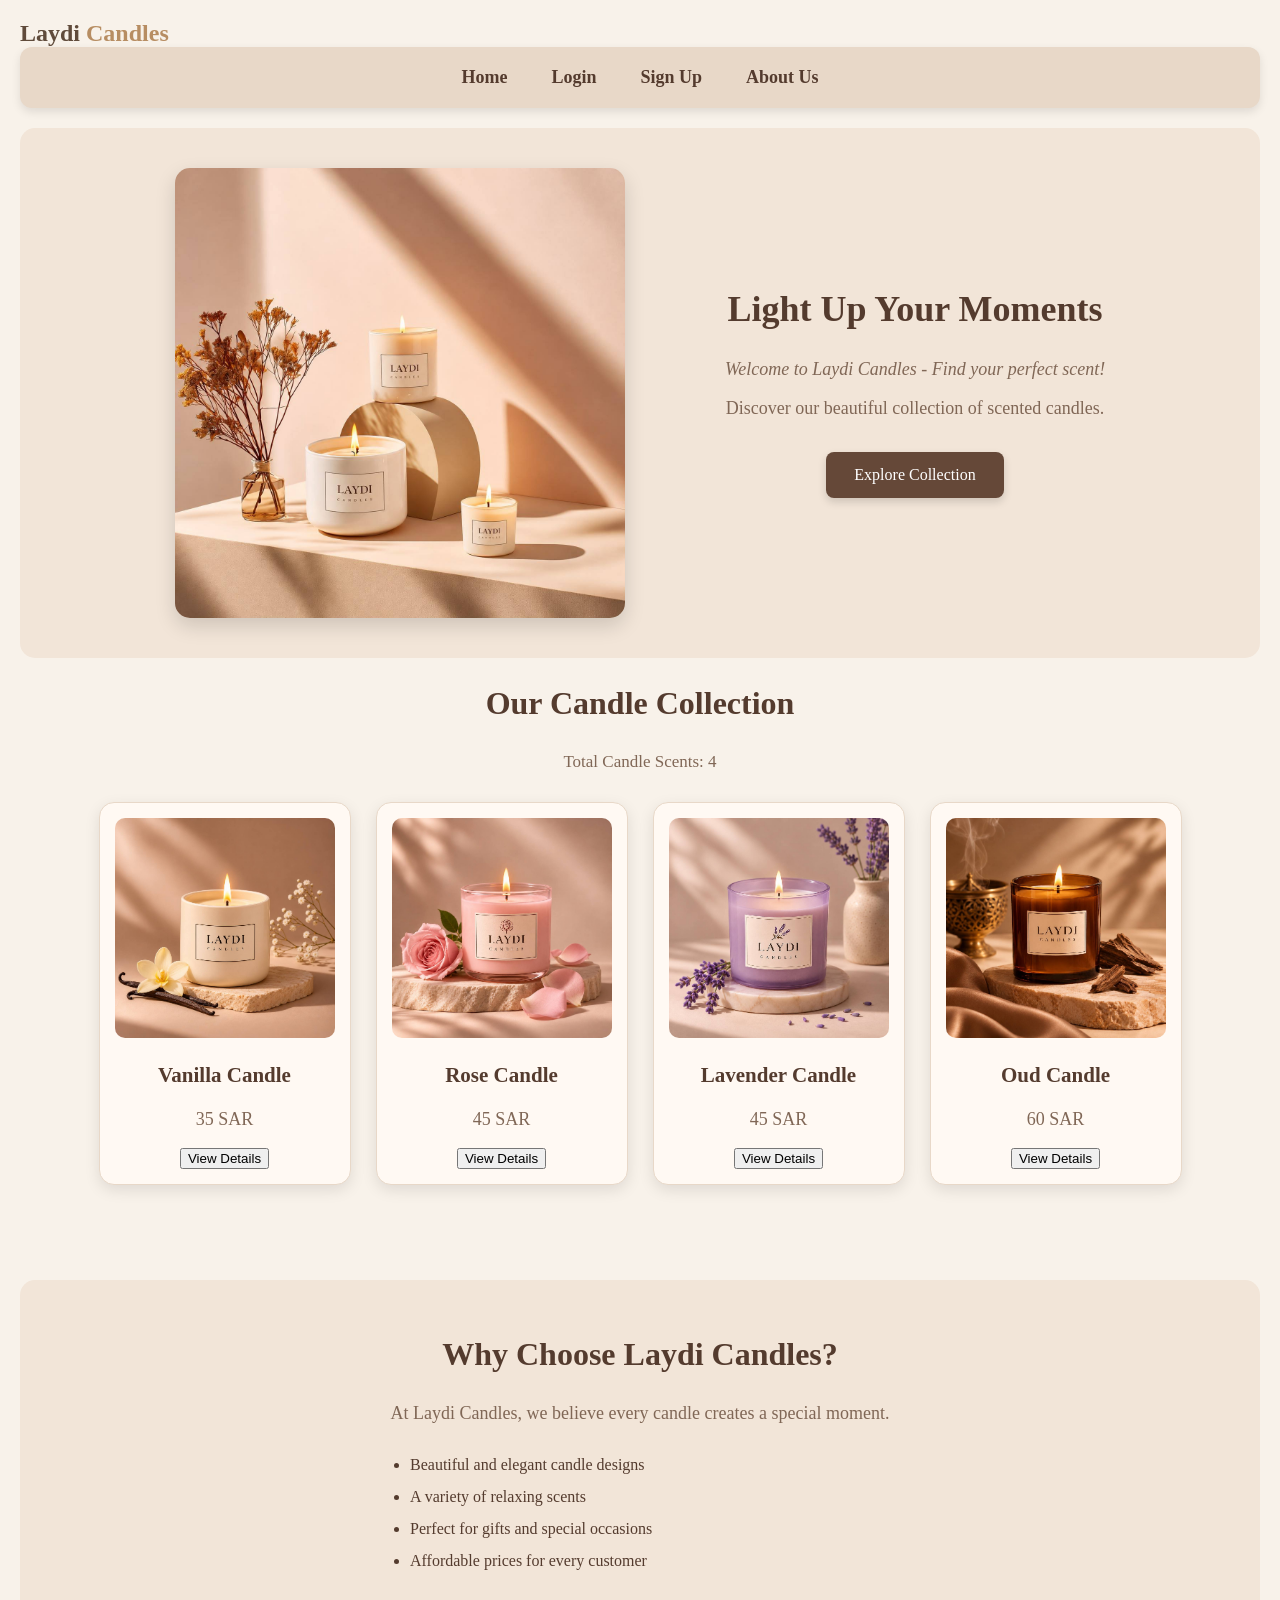
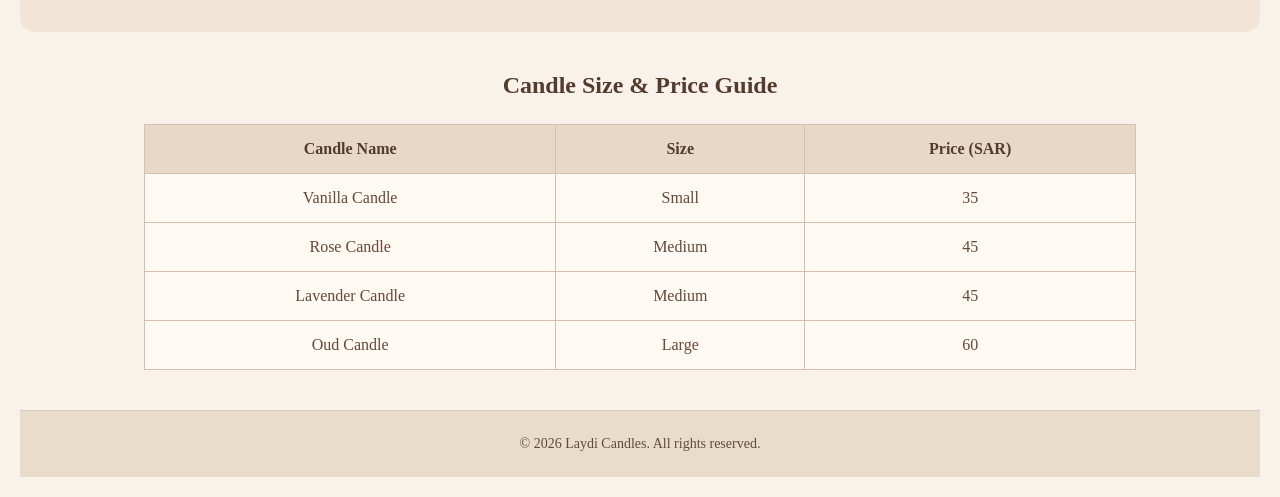
<file: index.html>
<!DOCTYPE html>

<html lang="en">

<head>

    <meta charset="UTF-8">
    <title>Home | Laydi Candles</title>
    <link rel="stylesheet" href="style.css">

<style>
    body {
        background-color: #F8F2EA;
        color: #543B2E;
        font-family: Georgia, serif;
        margin: 0;
        padding: 20px;
    }

    img {
        max-width: 100%;
        height: auto;
        border-radius: 12px;
    }

    h1 {
        color: #543B2E;
    }
</style>
</head>

<body>

    <header>
        <a class="brand" href="index.html">
        Laydi <span>Candles</span>
    </a>
    <nav>
        <a href="index.html">Home</a>
        <a href="login.html">Login</a>
        <a href="signup.html">Sign Up</a>
        <a href="about.html">About Us</a>
    </nav>
</header>
<section class="hero">
<img src="Images/heroo.jpg"
     alt="Laydi Candles"
     class="hero-image"
     usemap="#candlemap">

<map name="candlemap">
    <area shape="rect"
          coords="0,0,1200,1200"
          href="about.html"
          alt="About Laydi Candles">
</map>

<div class="hero-content">
    <h1>Light Up Your Moments</h1>
    <p id="welcome-text"></p>

    <p>
        Discover our beautiful collection
        of scented candles.
    </p>

    <a href="#collection" class="explore-btn">
        Explore Collection
    </a>
</div>
</section>

    <section id="collection">
        <h2 style="font-family:Georgia, 'Times New Roman', Times, serif;">Our Candle Collection</h2>
        <p id="candle-count"></p>

        <div class="products">
        <div class="product-card">
    <img src="Images/vanilla.jpg" alt="Vanilla Candle">
    <h3>Vanilla Candle</h3>
    <p>35 SAR</p>
    <button type="button"
        onclick="showDetails('Vanilla')">
    View Details
</button>
</div>

<div class="product-card">
    <img src="Images/rose.jpg" alt="Rose Candle">
    <h3>Rose Candle</h3>
    <p>45 SAR</p>
    <button type="button" onclick="showDetails('Rose')">
    View Details
</button>
</div>

<div class="product-card">
    <img src="Images/lavender.jpg" alt="Lavender Candle">
    <h3>Lavender Candle</h3>
    <p>45 SAR</p>
    <button type="button" onclick="showDetails('Lavender')">
    View Details
</button>
</div>

<div class="product-card">
    <img src="Images/oud.jpg" alt="Oud Candle">
    <h3>Oud Candle</h3>
    <p>60 SAR</p>
    <button type="button" onclick="showDetails('Oud')">
    View Details
</button>

</div>
</div>
<p id="candle-details"></p>
<img id="candle-detail-image"
     alt="Selected Candle"
     style="display: none; width: 200px; border-radius: 12px;">
<section class="why-us">
    <article>
    <h2>Why Choose Laydi Candles?</h2>
        <p>
    At Laydi Candles, we believe every
    candle creates a special moment.
</p>

<ul>
    <li>Beautiful and elegant candle designs</li>
    <li>A variety of relaxing scents</li>
    <li>Perfect for gifts and special occasions</li>
    <li>Affordable prices for every customer</li>
</ul>
</article>
            </section>
    </section>
<section>
    <h2 class="price-title">Candle Size & Price Guide</h2>
<table class="price-table">
    
    <tr>
        <th>Candle Name</th>
        <th>Size</th>
        <th>Price (SAR)</th>
    </tr>

    <tr>
        <td>Vanilla Candle</td>
        <td>Small</td>
        <td>35</td>
    </tr>

    <tr>
        <td>Rose Candle</td>
        <td>Medium</td>
        <td>45</td>
    </tr>

    <tr>
        <td>Lavender Candle</td>
        <td>Medium</td>
        <td>45</td>
    </tr>

    <tr>
        <td>Oud Candle</td>
        <td>Large</td>
        <td>60</td>
    </tr>
</table>
</section>
<footer class="site-footer">
    <p>&copy; 2026 Laydi Candles. All rights reserved.</p>
</footer>
<script>
    function welcomeMessage() {
        document.getElementById("welcome-text").innerHTML =
            "Welcome to Laydi Candles - Find your perfect scent!";
    }

    welcomeMessage();
</script>
<script src="script.js"></script>
</body>

</html>
</file>
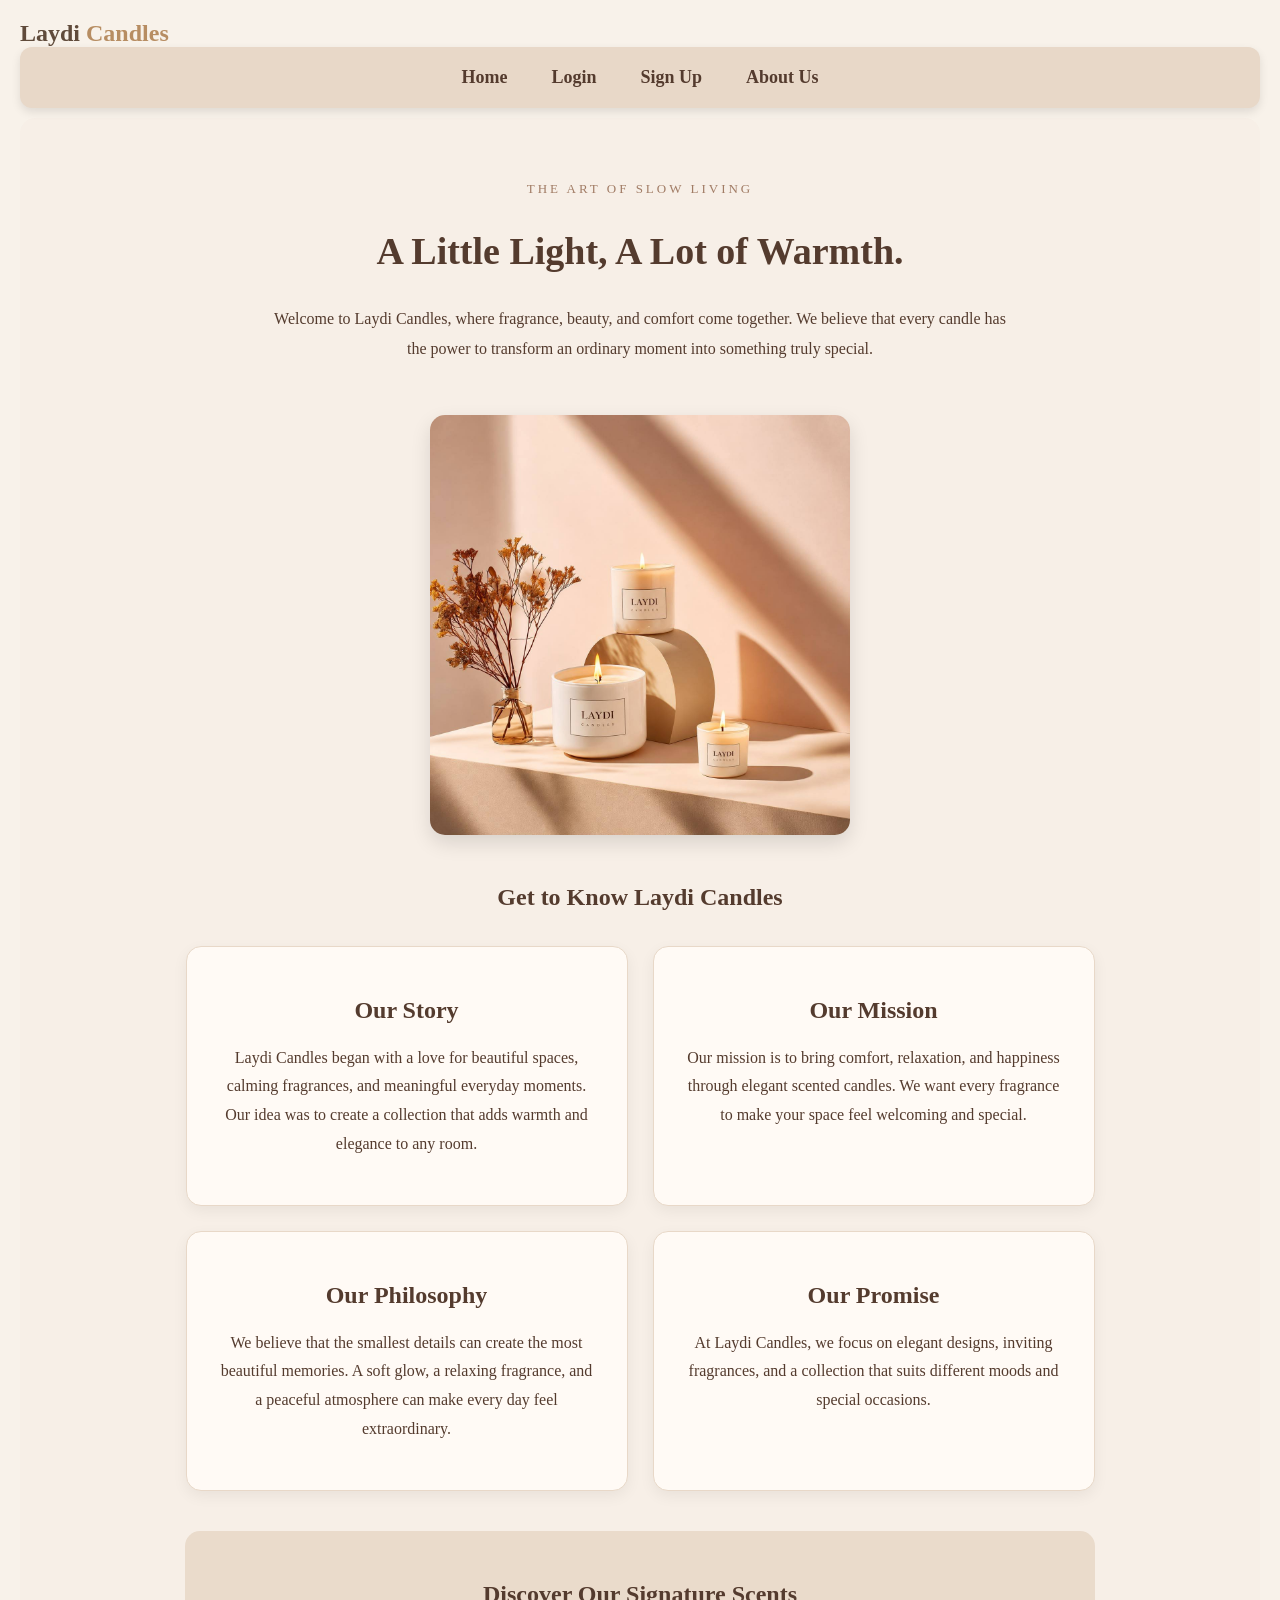
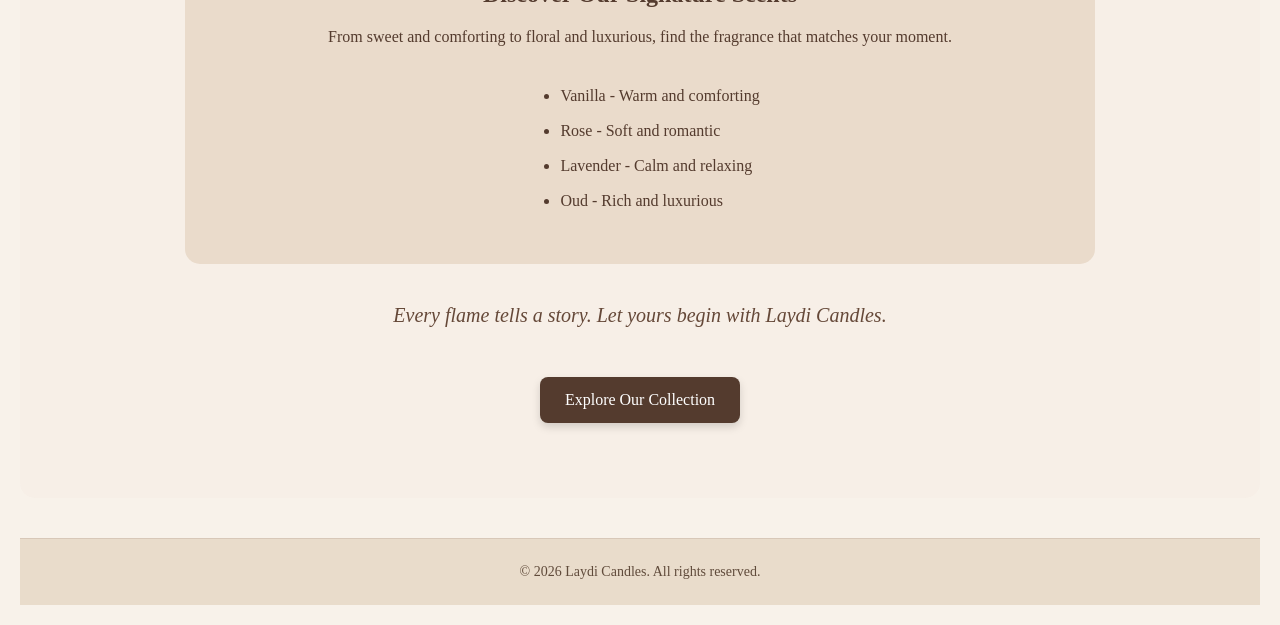
<file: about.html>
<!DOCTYPE html>
<html lang="en">

<head>
    <meta charset="UTF-8">
    <title>About Us | Laydi Candles -</title>
    <link rel="stylesheet" href="style.css">
<style>
     body {
        background-color: #F8F2EA;
        color: #543B2E;
        font-family: Georgia, serif;
        margin: 0;
        padding: 20px;
    }

    img {
        max-width: 100%;
        height: auto;
        border-radius: 12px;
    }

    h1 {
        color: #543B2E;
    }
    </style>
</head>

<body>





<header>
    <a class="brand" href="index.html">
        Laydi <span>Candles</span>
    </a>
    <nav>
        <a href="index.html">Home</a>
        <a href="login.html">Login</a>
        <a href="signup.html">Sign Up</a>
        <a href="about.html">About Us</a>
    </nav>
</header>

<section class="about-section">
<p class="about-label">THE ART OF SLOW LIVING</p>

<h1>A Little Light, A Lot of Warmth.</h1>

<p class="about-intro">
    Welcome to Laydi Candles, where fragrance,
    beauty, and comfort come together.
    We believe that every candle has the power
    to transform an ordinary moment into
    something truly special.
</p>

<img src="Images/heroo.jpg"
     alt="Laydi Candles Collection"
     class="about-image">

<h2>Get to Know Laydi Candles</h2>

<div class="about-grid">

    <section class="about-card">
        <h2>Our Story</h2>
        <p>
            Laydi Candles began with a love for
            beautiful spaces, calming fragrances,
            and meaningful everyday moments.
            Our idea was to create a collection
            that adds warmth and elegance to
            any room.
        </p>
    </section>

    <section class="about-card">
        <h2>Our Mission</h2>
        <p>
            Our mission is to bring comfort,
            relaxation, and happiness through
            elegant scented candles.
            We want every fragrance to make
            your space feel welcoming and special.
        </p>
    </section>

    <section class="about-card">
        <h2>Our Philosophy</h2>
        <p>
            We believe that the smallest details
            can create the most beautiful memories.
            A soft glow, a relaxing fragrance,
            and a peaceful atmosphere can make
            every day feel extraordinary.
        </p>
    </section>

    <section class="about-card">
        <h2>Our Promise</h2>
        <p>
            At Laydi Candles, we focus on elegant
            designs, inviting fragrances, and
            a collection that suits different
            moods and special occasions.
        </p>
    </section>

</div>

<section class="about-scents">
    <h2>Discover Our Signature Scents</h2>

    <p>
        From sweet and comforting to floral
        and luxurious, find the fragrance
        that matches your moment.
    </p>

    <ul>
        <li>Vanilla - Warm and comforting</li>
        <li>Rose - Soft and romantic</li>
        <li>Lavender - Calm and relaxing</li>
        <li>Oud - Rich and luxurious</li>
    </ul>
</section>

<p class="about-ending">
    Every flame tells a story.
    Let yours begin with Laydi Candles.
</p>

<a href="index.html#collection"
   class="explore-btn">
    Explore Our Collection
</a>

</section>



<footer class="site-footer">
    <p>&copy; 2026 Laydi Candles. All rights reserved.</p>
</footer>
</body>
</html>
</file>
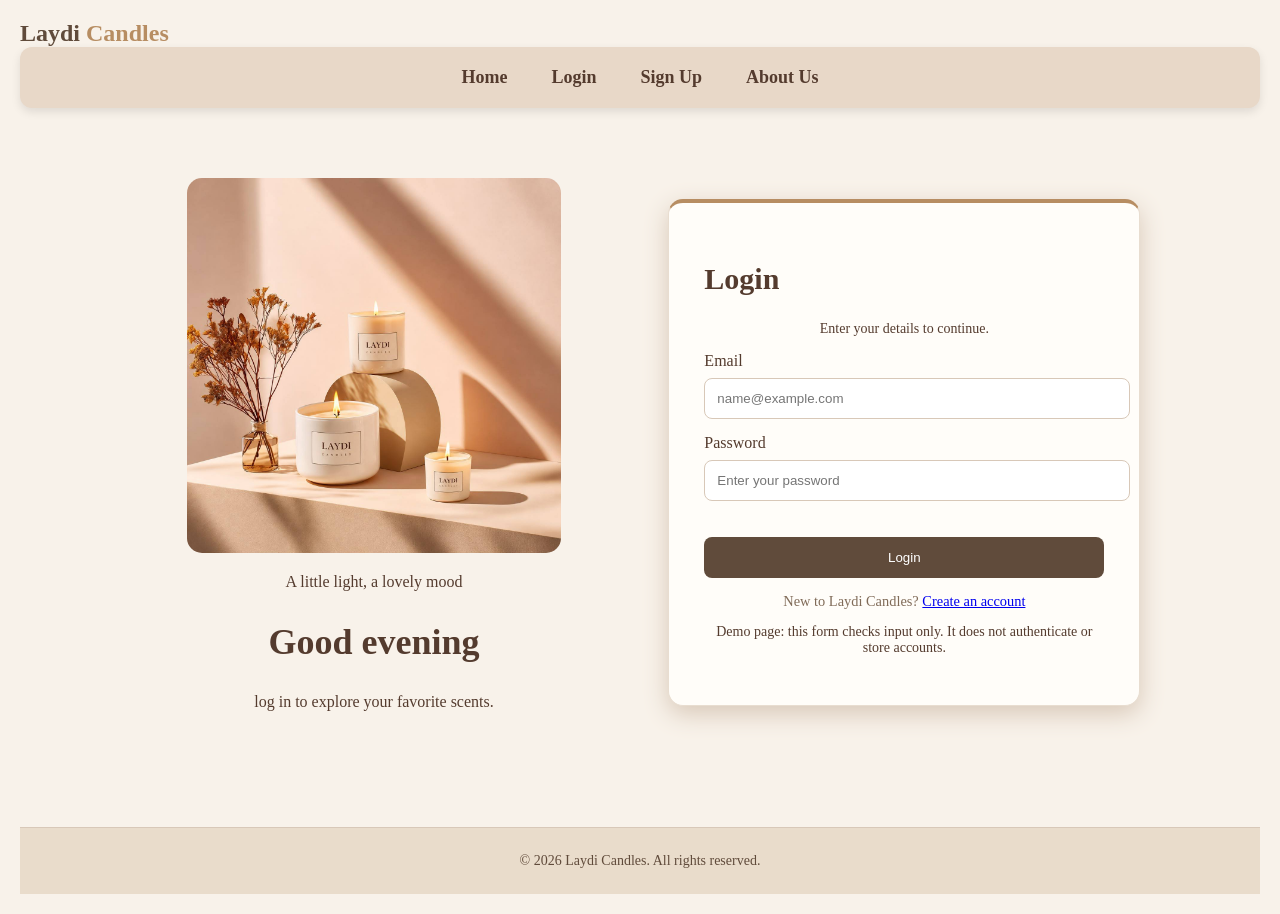
<file: login.html>
<!DOCTYPE html>
<html lang="en">
<head>

<title>Login | Laydi Candles</title>

<link rel="stylesheet" href="style.css">

<style>

      body {
        background-color: #F8F2EA;
        color: #543B2E;
        font-family: Georgia, serif;
        margin: 0;
        padding: 20px;
    }

    img {
        max-width: 100%;
        height: auto;
        border-radius: 12px;
    }

    h1 {
        color: #543B2E;
    }
    .login-note {
        color: #806b58;
        font-size: 0.9rem;
        text-align: center;
    }

    .login-card {
        border-top: 4px solid #b78d62;
    }
</style>

</head>

<body>
<header class="header">
    <a class="brand" href="index.html">
        Laydi <span>Candles</span>
    </a>
 
    <nav>
        <a href="index.html">Home</a>
        <a href="login.html">Login</a>
        <a href="signup.html">Sign Up</a>
        <a href="about.html">About Us</a>
    </nav>
</header>

<main class="auth-layout">

    <section class="auth-visual">

        <img src="Images/heroo.jpg"
             alt="Laydi Candles">

        <p class="eyebrow">
            A little light, a lovely mood
        </p>

        <h1>Welcome back</h1>

        <p>
            log in to explore your favorite scents.
        </p>

    </section>

    <section class="auth-card login-card">

        <h2>Login</h2>

        <p class="form-intro">
            Enter your details to continue.
        </p>

        <form id="loginForm" novalidate>

            <label for="loginEmail">Email</label>

            <input type="email"
                   id="loginEmail"
                   name="email"
                   placeholder="name@example.com"
                   required>

            <label for="loginPassword">Password</label>

            <input type="password"
                   id="loginPassword"
                   name="password"
                   placeholder="Enter your password"
                   required>

            <p id="loginMessage"
               class="form-message"></p>

            <button class="primary-button"
                    type="submit">
                Login
            </button>

        </form>

        <p class="login-note">
            New to Laydi Candles?
            <a href="signup.html">
                Create an account
            </a>
        </p>

        <p class="demo-note">
            Demo page: this form checks input only.
            It does not authenticate or store accounts.
        </p>

    </section>

</main>

<footer class="site-footer">
    <p>&copy; 2026 Laydi Candles. All rights reserved.</p>
</footer>

<script src="script.js"></script>

<script>
    const welcomeHeading =
        document.querySelector(".auth-visual h1");

    const currentHour = new Date().getHours();

    if (currentHour < 12) {
        welcomeHeading.textContent = "Good morning";
    }
    else if (currentHour < 18) {
        welcomeHeading.textContent = "Good afternoon";
    }
    else {
        welcomeHeading.textContent = "Good evening";
    }
</script>



</body>
</html>
</file>
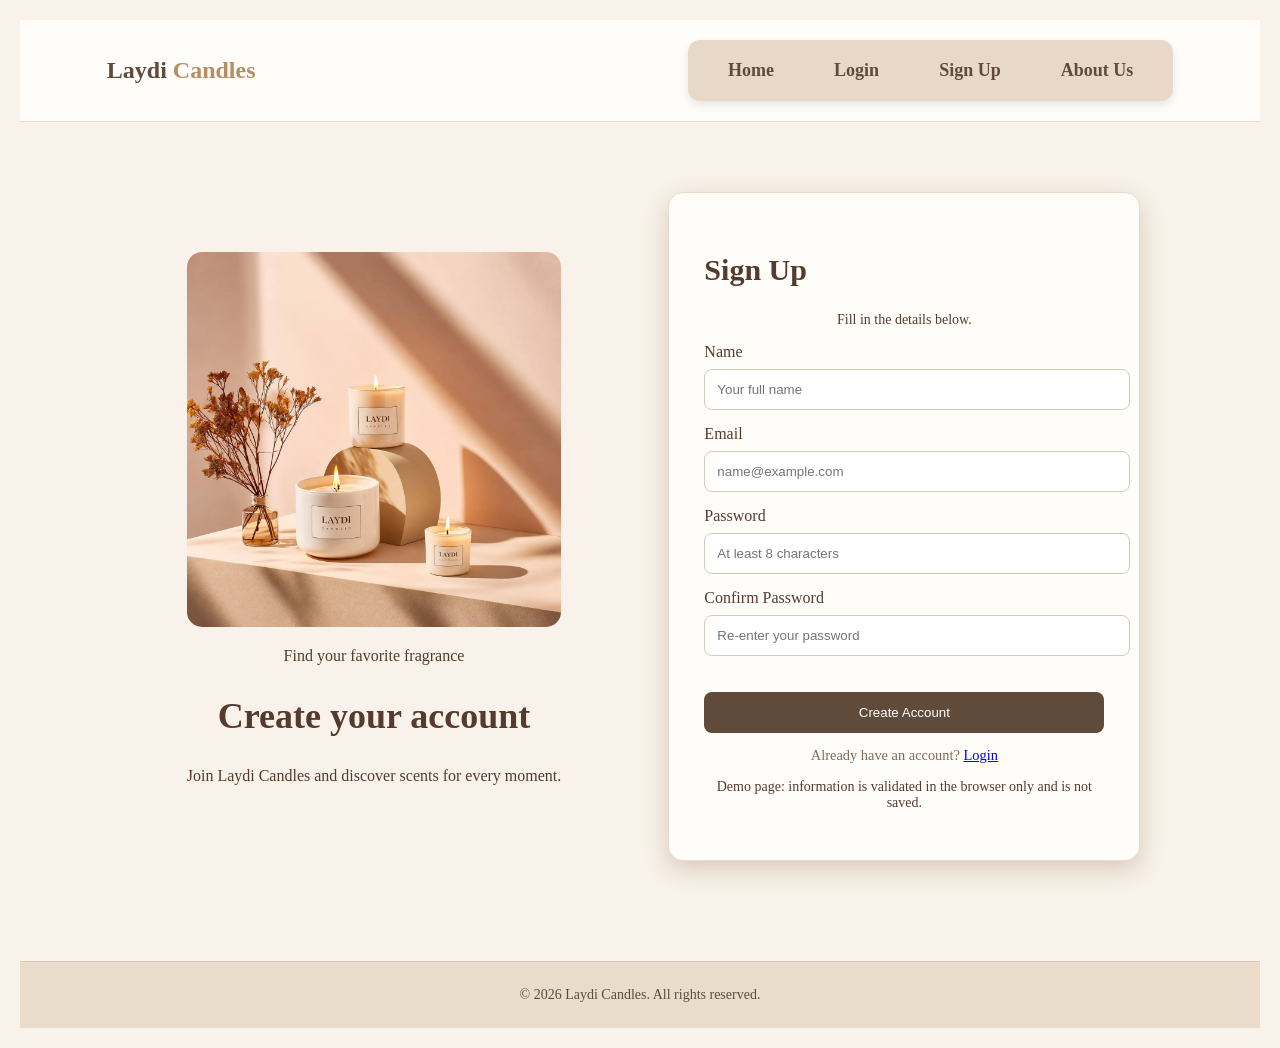
<file: signup.html>
<!DOCTYPE html>


<html lang="en">

<head>


    <meta charset="UTF-8">

    <meta name="viewport" content="width=device-width, initial-scale=1.0">

    <title>Sign Up | Laydi Candles</title>

    <link rel="stylesheet" href="style.css">
    <style>
          body {
        background-color: #F8F2EA;
        color: #543B2E;
        font-family: Georgia, serif;
        margin: 0;
        padding: 20px;
    }

    img {
        max-width: 100%;
        height: auto;
        border-radius: 12px;
    }

    h1 {
        color: #543B2E;
    }
    .login-note {
        color: #806b58;
        font-size: 0.9rem;
        text-align: center;
    }

    .login-card {
        border-top: 4px solid #b78d62;
    }
    </style>
</head>

<body>
<header class="site-header">

    <a class="brand" href="index.html">
        Laydi <span>Candles</span>
    </a>

    <nav class="main-nav">
        <a href="index.html">Home</a>
      
        <a href="login.html">Login</a>
        <a class="active" href="signup.html">Sign Up</a>
        <a href="about.html">About Us</a>
    </nav>
</header>

<main class="auth-layout signup-layout">

    <section class="auth-visual">

        <img src="Images/heroo.jpg"
             alt="Laydi Candles">

        <p class="eyebrow">
            Find your favorite fragrance
        </p>

        <h1>Create your account</h1>

        <p>
            Join Laydi Candles and discover
            scents for every moment.
        </p>

    </section>

    <section class="auth-card">

        <h2>Sign Up</h2>

        <p class="form-intro">
            Fill in the details below.
        </p>

        <form id="signupForm" novalidate>

            <label for="fullName">Name</label>
            <input type="text"
                   id="fullName"
                   name="name"
                   placeholder="Your full name"
                   required>

            <label for="signupEmail">Email</label>
            <input type="email"
                   id="signupEmail"
                   name="email"
                   placeholder="name@example.com"
                   required>

            <label for="signupPassword">
                Password
            </label>
            <input type="password"
                   id="signupPassword"
                   name="password"
                   placeholder="At least 8 characters"
                   required>

            <label for="confirmPassword">
                Confirm Password
            </label>
            <input type="password"
                   id="confirmPassword"
                   name="confirmPassword"
                   placeholder="Re-enter your password"
                   required>

            <p id="signupMessage"
               class="form-message"></p>

            <button class="primary-button"
                    type="submit">
                Create Account
            </button>

        </form>

        <p class="login-note">
            Already have an account?
            <a href="login.html">Login</a>
        </p>

        <p class="demo-note">
            Demo page: information is validated
            in the browser only and is not saved.
        </p>

    </section>

</main>

<footer class="site-footer">
    <p>&copy; 2026 Laydi Candles. All rights reserved.</p>
</footer>
<script src="script.js"></script>
</body>
</html>
</file>
<file: style.css>
nav {
    background-color: #E8D8C8;
    padding: 20px;
    text-align: center;
    border-radius: 12px;
    box-shadow: 0 4px 10px rgba(0, 0, 0, 0.1);
}
header{
    position: relative;
    z-index: 10;
    margin-bottom: 10px;

}

nav a {
    color: #543B2E;
    text-decoration: none;
    font-size: 18px;
    font-weight: bold;
    margin: 0 20px;
}




nav a:hover {
    color: #B78668;
    text-decoration: underline;
}

.explore-btn {
    display: inline-block;
    background-color: #654838;
    color: white;
    padding: 14px 28px;
    text-decoration: none;
    border-radius: 8px;
    margin-top: 15px;
    margin-bottom: 25px;
    box-shadow: 0 4px 8px rgba(0, 0, 0, 0.15);
}

.explore-btn:hover {
    background-color: #B78668;
}




.hero-image {
    width: 450px;
    max-width: 100%;
    height: auto;
    border-radius: 15px;
    box-shadow: 0 8px 20px rgba(0, 0, 0, 0.15);
}


.hero-content h1 {
    font-size: 36px;
    color: #543B2E;
    margin-top: 25px;
}

.hero-content p {
    font-size: 18px;
    color: #806756;
}

.hero {
    display: flex;
    align-items: center;
    justify-content: center;
    gap: 50px;
    background-color: #F2E5D8;
    padding: 40px 30px;
    border-radius: 15px;
    margin-top: 20px;
}

.hero-content {
    text-align: center;
}

.products {
    display: flex;
    flex-direction: row;
    justify-content: center;
    flex-wrap: wrap;
    gap: 25px;
    margin-top: 30px;
}


.product-card {
    background-color: #FFF9F3;
    width: 220px;
    padding: 15px;
    text-align: center;
    border: 1px solid #E8D8C8;
    border-radius: 15px;
    box-shadow: 0 5px 15px rgba(0, 0, 0, 0.1);
}


.product-card img {
    width: 100%;
    height: 220px;
    object-fit: cover;
    border-radius: 10px;
}


.product-card h3 {
    color: #543B2E;
    font-size: 21px;
}


.product-card p {
    color: #806756;
    font-size: 18px;
}


.product-card:hover {
    box-shadow: 0 8px 20px rgba(0, 0, 0, 0.2);
}

#collection h2 {
    text-align: center;
    color: #543B2E;
    font-size: 32px;
    margin-bottom: 30px;
}

.why-us {
    background-color: #F2E5D8;
    padding: 30px;
    border-radius: 15px;
    margin-top: 40px;
}

.why-us h2 {
    text-align: center;
    color: #543B2E;
}

.why-us p {
    text-align: center;
    color: #806756;
    font-size: 18px;
}

.why-us ul {
    max-width: 500px;
    margin: 25px auto;
    line-height: 2;
    color: #543B2E;
}


.price-title {
    text-align: center;
    color: #543B2E;
    margin-top: 40px;
}

.price-table {
    width: 80%;
    margin: 25px auto;
    border-collapse: collapse;
    background-color: #FFF9F3;
    text-align: center;
}

.price-table th,
.price-table td {
    padding: 15px;
    border: 1px solid #D6BFAE;
}

.price-table th {
    background-color: #E8D8C8;
    color: #543B2E;
}

.price-table td {
    color: #654838;
}

#candle-details {
    text-align: center;
    color: #543B2E;
    font-size: 20px;
    font-weight: bold;
    margin: 25px auto;
    padding: 15px;
}
#candle-count {
    text-align: center;
    color: #806756;
    font-size: 17px;
    margin-bottom: 25px;
}

.about-section {
    background-color: #F7EFE7;
    text-align: center;
    padding: 50px 30px;
    border-radius: 15px;
}

.about-label {
    letter-spacing: 3px;
    color: #A17C65;
    font-size: 13px;
}

.about-section h1 {
    color: #543B2E;
    font-size: 38px;
}

.about-intro {
    max-width: 750px;
    margin: 25px auto;
    line-height: 1.9;
}

.about-image {
    width: 420px;
    max-width: 100%;
    border-radius: 15px;
    margin: 25px auto;
    box-shadow: 0 8px 20px rgba(0,0,0,0.12);
}

.about-grid {
    display: flex;
    flex-wrap: wrap;
    justify-content: center;
    gap: 25px;
    max-width: 1000px;
    margin: 35px auto;
}

.about-grid .about-card {
    width: 380px;
    max-width: 100%;
    margin: 0;
    padding: 30px;
    background-color: #FFFAF5;
    border: 1px solid #E8D8C8;
    border-radius: 15px;
    box-shadow: 0 5px 15px rgba(0,0,0,0.06);
}

.about-grid .about-card h2 {
    color: #543B2E;
}

.about-grid .about-card p {
    font-size: 16px;
    line-height: 1.8;
}

.about-scents {
    background-color: #EADBCB;
    padding: 30px;
    border-radius: 15px;
    max-width: 850px;
    margin: 40px auto;
}

.about-scents ul {
    display: inline-block;
    text-align: left;
    line-height: 2.2;
    color: #543B2E;
}

.about-ending {
    font-style: italic;
    font-size: 20px;
    color: #654838;
    margin: 35px auto;
}

.about-section .explore-btn {
    display: inline-block;
    background-color: #543B2E;
    color: white;
    padding: 14px 25px;
    border-radius: 8px;
    text-decoration: none;
    margin-top: 15px;
}

#welcome-text {
    color: #806756;
    font-size: 18px;
    font-style: italic;
    text-align: center;
}


.auth-page {
    background-color: #F7F1E8;
    color: #604B3B;
    font-family: Georgia, serif;
}

.site-header {
    background-color: #FFFDF9;
    padding: 20px 7%;
    display: flex;
    justify-content: space-between;
    align-items: center;
    border-bottom: 1px solid #E8DDD0;
}

.brand {
    color: #604B3B;
    font-size: 24px;
    font-weight: bold;
    text-decoration: none;
}

.brand span {
    color: #B78D62;
}

.main-nav {
    display: flex;
    gap: 20px;
}

.main-nav a {
    color: #604B3B;
    text-decoration: none;
}

.auth-layout {
    display: flex;
    justify-content: center;
    align-items: center;
    gap: 60px;
    padding: 60px 8%;
}

.auth-visual {
    width: 45%;
    text-align: center;
}

.auth-visual img {
    width: 80%;
    border-radius: 15px;
}

.auth-visual h1 {
    font-size: 36px;
}

.auth-card {
    width: 400px;
    background-color: #FFFDF9;
    padding: 35px;
    border: 1px solid #E8DDD0;
    border-radius: 15px;
    box-shadow: 0 8px 25px #D8C8B8;
}

.auth-card h2 {
    font-size: 30px;
}

.auth-card label {
    display: block;
    margin-top: 15px;
}

.auth-card input {
    width: 100%;
    padding: 12px;
    margin-top: 8px;
    border: 1px solid #D8C8B8;
    border-radius: 8px;
}

.primary-button {
    width: 100%;
    padding: 13px;
    margin-top: 20px;
    background-color: #604B3B;
    color: white;
    border: none;
    border-radius: 8px;
    cursor: pointer;
}

.primary-button:hover {
    background-color: #806756;
}

.form-message {
    color: #A33E35;
}

.login-note,
.demo-note,
.form-intro {
    font-size: 14px;
    text-align: center;
}

.site-footer {
    background-color: #E9DCCB;
    color: #604B3B;
    text-align: center;
    padding: 25px;
    margin-top: 40px;
    border-top: 1px solid #D8C8B8;
}

.site-footer p {
    margin: 0;
    font-size: 14px;
}
</file>
